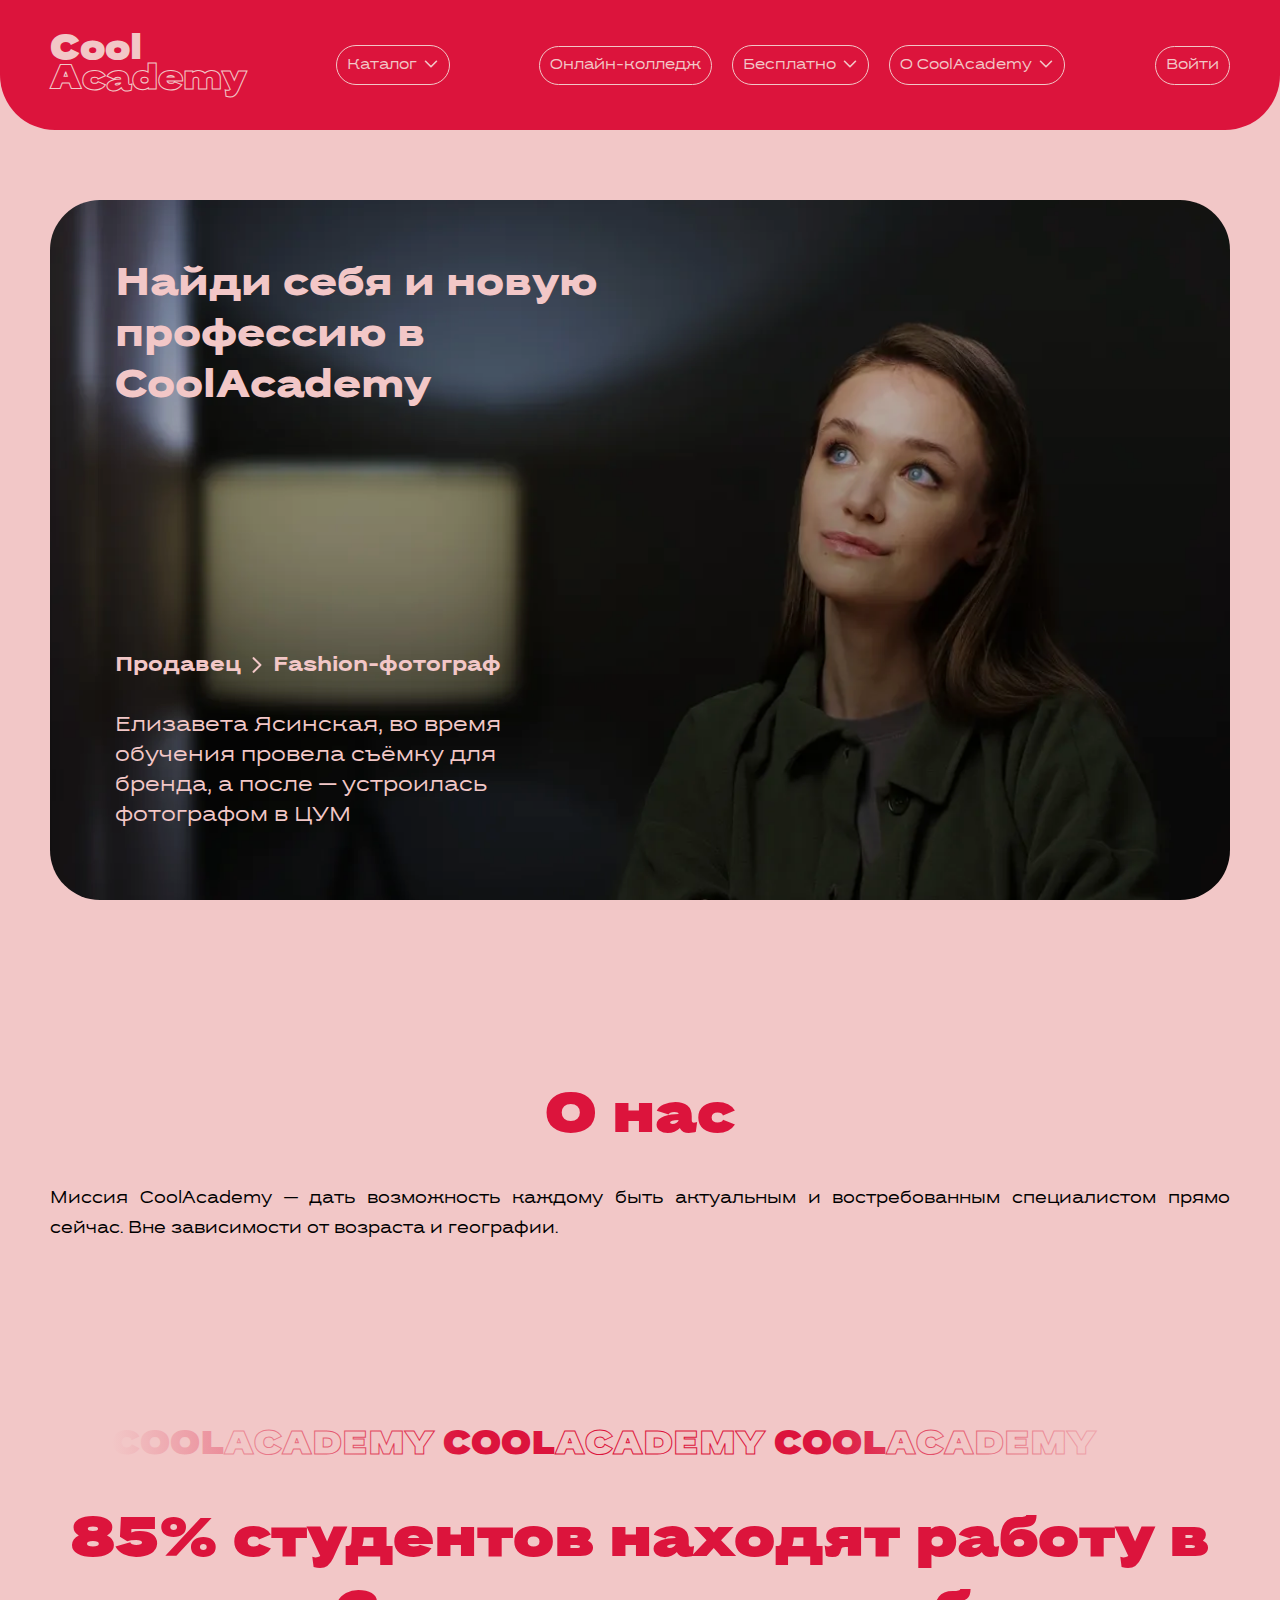
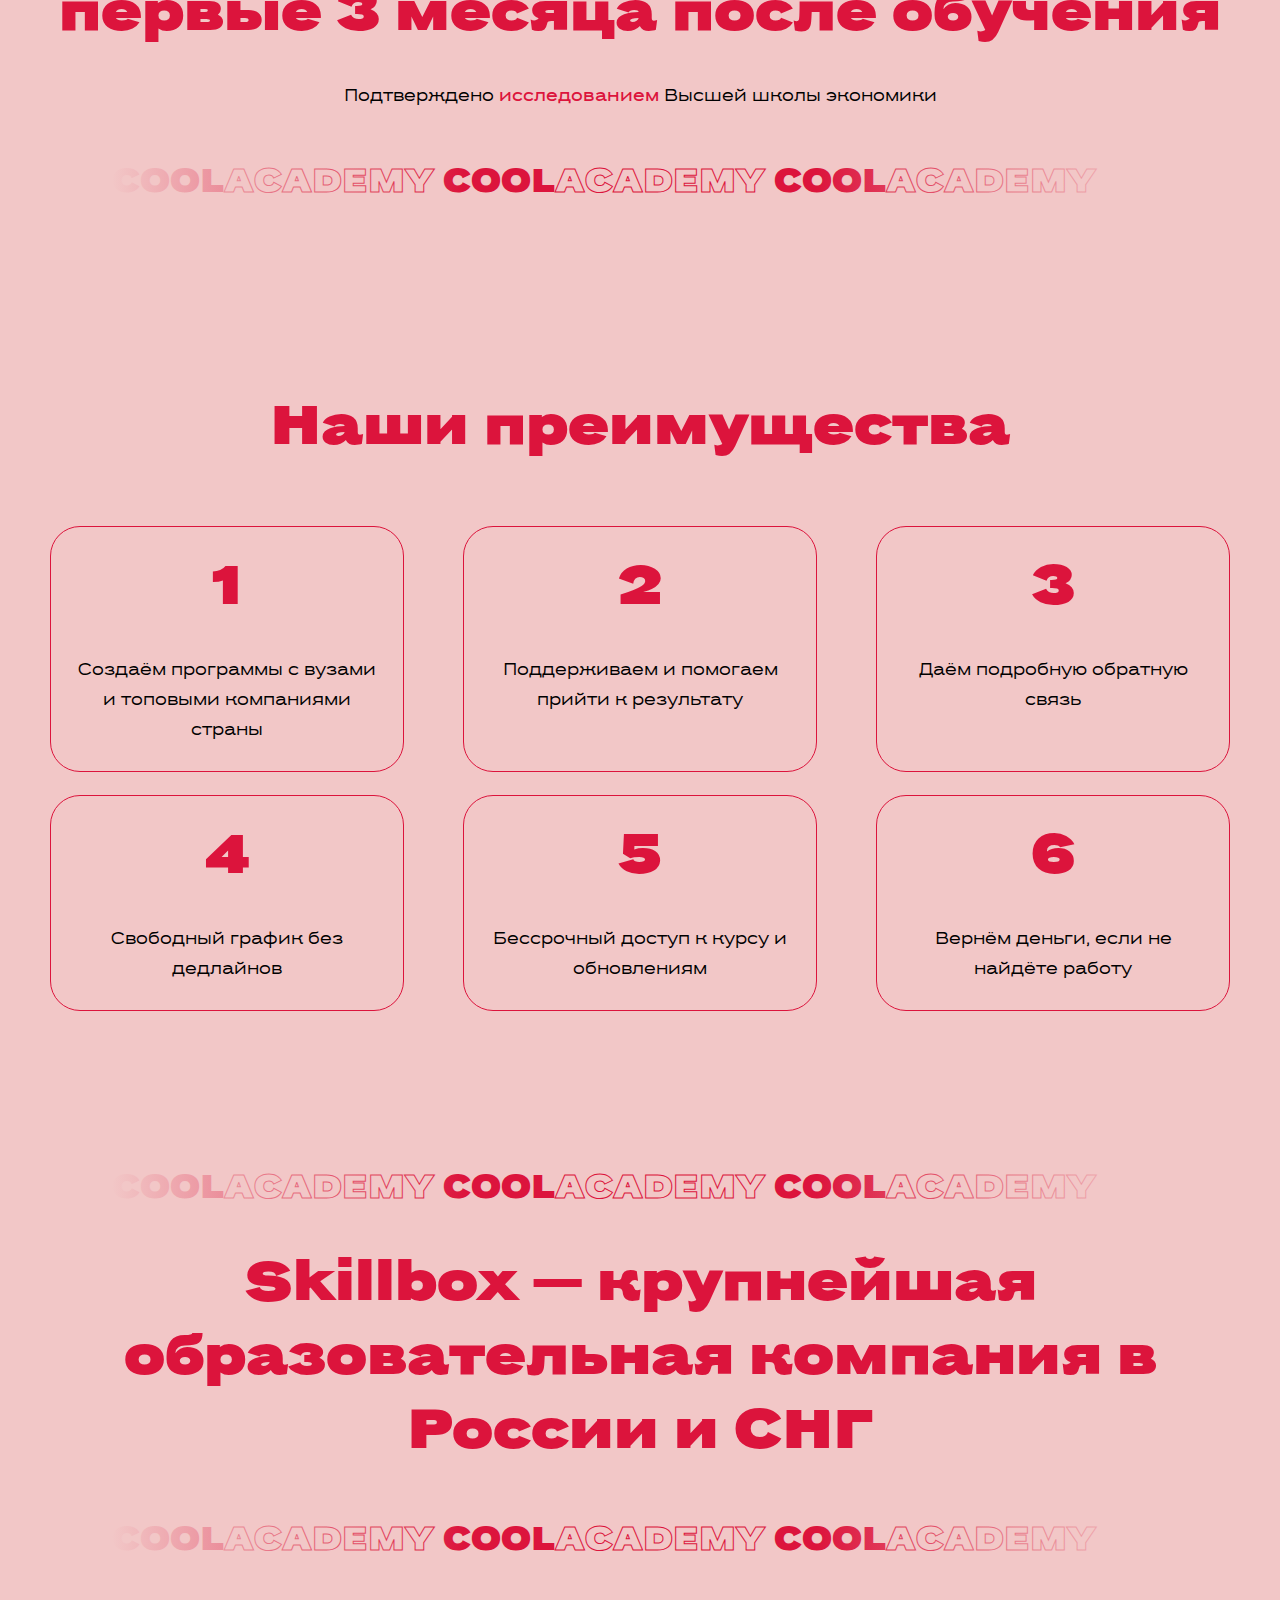
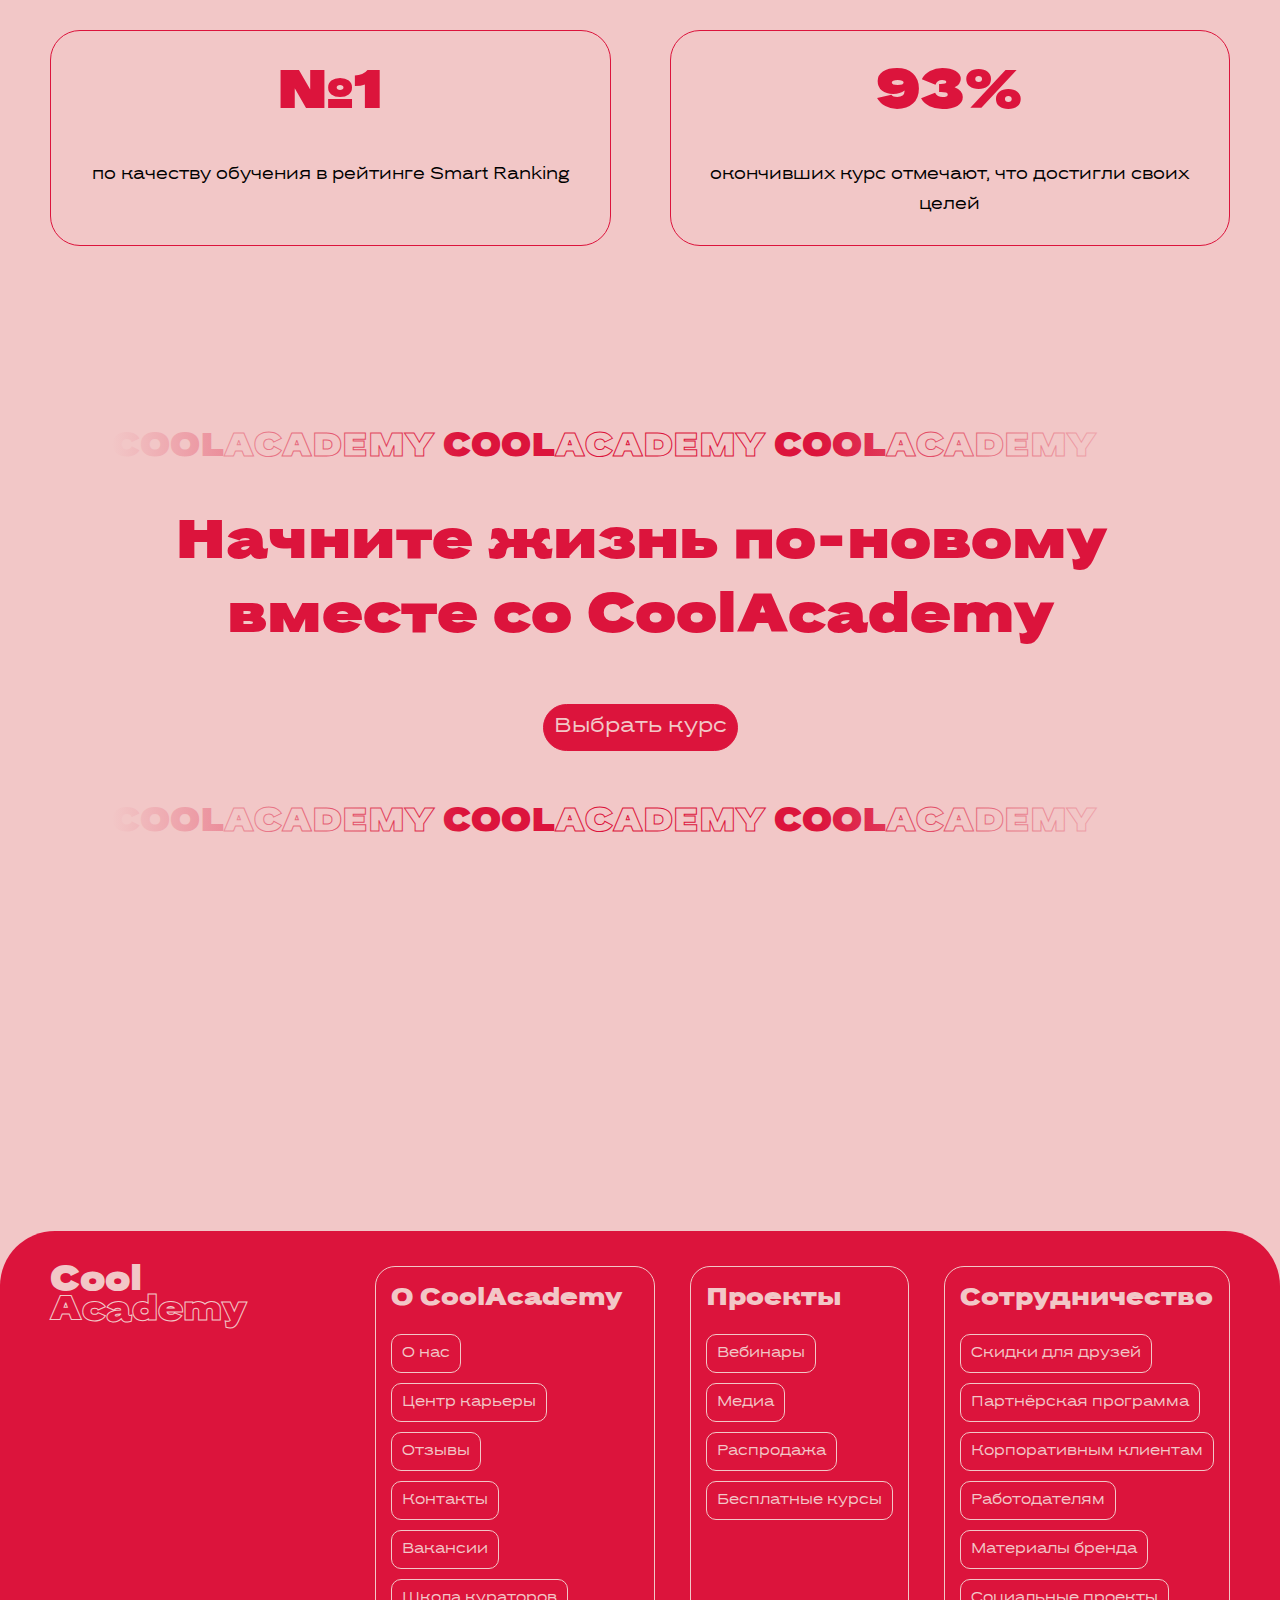
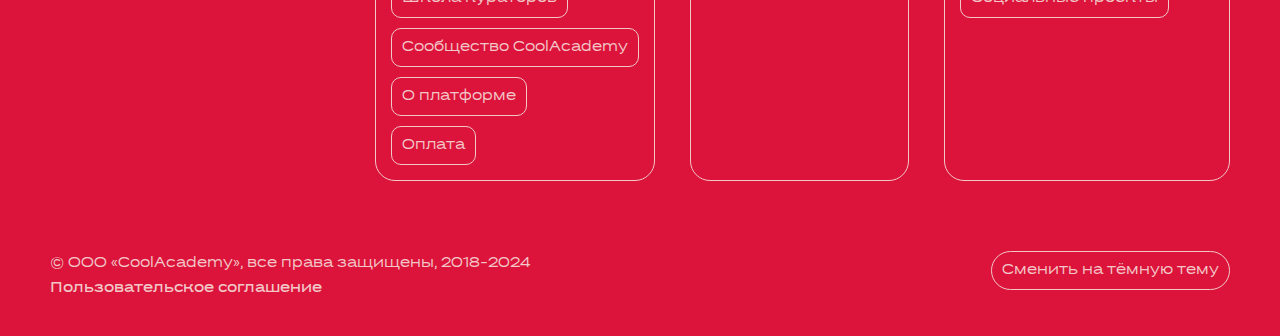
<file: index.html>
<!DOCTYPE html>
<html>
<head>
    <meta charset="UTF-8">
    <meta name="viewport" content="width=device-width, initial-scale=1.0">
    <?php
        mb_internal_encoding('UTF-8'); // кодировка кириллицы
        error_reporting(E_ALL); // вывод всех ошибок (не всегда работает, так как зависит от настроек сервера)
        ini_set("display_errors", 'on'); // вывод всех ошибок (точнее будет работать)
    ?>
    <title>CoolAcademy &ndash; образовательная платформа с онлайн-курсами</title>
    <link rel="stylesheet" href="style.css">
</head>
<body class="backrooms">
    <header class="header">
        <div class="h-content">
            <button class="logo-h" onclick="document.location='index.html'">
                Cool<br><span class="contur ultrablack">Academy</span>
            </button>
            <button class="btn-h cal" id="btn-cal">
                Каталог <!DOCTYPE svg PUBLIC "-//W3C//DTD SVG 1.1//EN" "http://www.w3.org/Graphics/SVG/1.1/DTD/svg11.dtd">
                        <svg xmlns="http://www.w3.org/2000/svg" xmlns:xlink="http://www.w3.org/1999/xlink" version="1.1" width="16" height="16" viewBox="-62.5 0 625 500" xml:space="preserve">
                            <defs>
                            </defs>
                            <g transform="matrix(42.6644681211 0 0 42.6644681211 249.3922289869 250)" id="w-fdky8zDgbaVxh9dGzfS">
                                <path style="stroke-width: 1.5; stroke-dasharray: none; stroke-linecap: round; stroke-dashoffset: 0; stroke-linejoin: round; stroke-miterlimit: 4; fill: none; fill-rule: nonzero; opacity: 1;" transform=" translate(-12, -12.5)" d="M 7 10 L 12 15 L 17 10" stroke-linecap="round" />
                            </g>
                        </svg>
            </button>
            <nav class="nav-menu">
                <ul class="menu">
                    <li class="menu-items">
                        <button class="btn-h">
                            Онлайн-колледж
                        </button>
                    </li>
                    <li class="menu-items">
                        <button class="btn-h">
                            Бесплатно <!DOCTYPE svg PUBLIC "-//W3C//DTD SVG 1.1//EN" "http://www.w3.org/Graphics/SVG/1.1/DTD/svg11.dtd">
                                    <svg xmlns="http://www.w3.org/2000/svg" xmlns:xlink="http://www.w3.org/1999/xlink" version="1.1" width="16" height="16" viewBox="-62.5 0 625 500" xml:space="preserve">
                                        <defs>
                                        </defs>
                                        <g transform="matrix(42.6644681211 0 0 42.6644681211 249.3922289869 250)" id="w-fdky8zDgbaVxh9dGzfS">
                                            <path style="stroke-width: 1.5; stroke-dasharray: none; stroke-linecap: round; stroke-dashoffset: 0; stroke-linejoin: round; stroke-miterlimit: 4; fill: none; fill-rule: nonzero; opacity: 1;" transform=" translate(-12, -12.5)" d="M 7 10 L 12 15 L 17 10" stroke-linecap="round" />
                                        </g>
                                    </svg>
                        </button>
                        <ul class="dropdownmenu">
                            <li class="submenu-items">
                                <button class="btn-h">
                                    Вебинары
                                </button>
                            </li>
                            <li class="submenu-items">
                                <button class="btn-h">
                                    Медиа
                                </button>
                            </li>
                            <li class="submenu-items">
                                <button class="btn-h">
                                    Профориентация
                                </button>
                            </li>
                        </ul>
                    </li>
                    <li class="menu-items">
                        <button class="btn-h">
                            О CoolAcademy <!DOCTYPE svg PUBLIC "-//W3C//DTD SVG 1.1//EN" "http://www.w3.org/Graphics/SVG/1.1/DTD/svg11.dtd">
                                    <svg xmlns="http://www.w3.org/2000/svg" xmlns:xlink="http://www.w3.org/1999/xlink" version="1.1" width="16" height="16" viewBox="-62.5 0 625 500" xml:space="preserve">
                                        <defs>
                                        </defs>
                                        <g transform="matrix(42.6644681211 0 0 42.6644681211 249.3922289869 250)" id="w-fdky8zDgbaVxh9dGzfS">
                                            <path style="stroke-width: 1.5; stroke-dasharray: none; stroke-linecap: round; stroke-dashoffset: 0; stroke-linejoin: round; stroke-miterlimit: 4; fill: none; fill-rule: nonzero; opacity: 1;" transform=" translate(-12, -12.5)" d="M 7 10 L 12 15 L 17 10" stroke-linecap="round" />
                                        </g>
                                    </svg>
                        </button>
                        <ul class="dropdownmenu">
                            <li class="submenu-items">
                                <button class="btn-h">
                                    О нас
                                </button>
                            </li>
                            <li class="submenu-items">
                                <button class="btn-h">
                                    Результаты
                                </button>
                            </li>
                            <li class="submenu-items">
                                <button class="btn-h">
                                    Отзывы
                                </button>
                            </li>
                            <li class="submenu-items">
                                <button class="btn-h">
                                    Контакты
                                </button>
                            </li>
                            <li class="submenu-items">
                                <button class="btn-h">
                                    Вакансии
                                </button>
                            </li>
                            <li class="submenu-items">
                                <button class="btn-h">
                                    О платформе
                                </button>
                            </li>
                            <hr class="submenu-hr">
                            <li class="submenu-items">
                                <button class="btn-h">
                                    Центр карьеры
                                </button>
                            </li>
                            <li class="submenu-items">
                                <button class="btn-h">
                                    Школа кураторов
                                </button>
                            </li>
                            <li class="submenu-items">
                                <button class="btn-h">
                                    Скидки для друзей
                                </button>
                            </li>
                            <li class="submenu-items">
                                <button class="btn-h">
                                    Сообщество CoolAcademy
                                </button>
                            </li>
                        </ul>
                    </li>
                </ul>
            </nav>
            <button class="btn-h" onclick="document.location='vhod_page.html'">
                Войти
            </button>
        </div>
        <div class="catalog">
            <nav class="catalog-nav-menu">
                <h2 class="h2-cal">Каталог направлений</h2>
                <ul class="cal-menu">
                    <li class="cal-items">
                        <button class="btn-h">
                            Программирование
                        </button>
                    </li>
                    <li class="cal-items">
                        <button class="btn-h">
                            Аналитика
                        </button>
                    </li>
                    <li class="cal-items">
                        <button class="btn-h">
                            Управление
                        </button>
                    </li>
                    <li class="cal-items">
                        <button class="btn-h">
                            Игры
                        </button>
                    </li>
                    <li class="cal-items">
                        <button class="btn-h">
                            Маркетплейсы
                        </button>
                    </li>
                    <li class="cal-items">
                        <button class="btn-h">
                            Психология
                        </button>
                    </li>
                    <li class="cal-items">
                        <button class="btn-h">
                            Английский язык
                        </button>
                    </li>
                    <li class="cal-items">
                        <button class="btn-h">
                            Дизайн
                        </button>
                    </li>
                    <li class="cal-items">
                        <button class="btn-h">
                            Маркетинг
                        </button>
                    </li>
                    <li class="cal-items">
                        <button class="btn-h">
                            Финансы
                        </button>
                    </li>
                    <li class="cal-items">
                        <button class="btn-h">
                            Кино и музыка
                        </button>
                    </li>
                    <li class="cal-items">
                        <button class="btn-h">
                            Инженерия
                        </button>
                    </li>
                    <li class="cal-items">
                        <button class="btn-h">
                            Здоровье
                        </button>
                    </li>
                    <li class="cal-items">
                        <button class="btn-h">
                            Все курсы
                        </button>
                    </li>
                </ul>
            </nav>
        </div>
        <div class="overlay" id="overlay"></div>
    </header>
    <div class="container">
        <main class="content">
            <div class="content1">
                <div class="block-picture">
                    <h1 class="h1-home">Hайди себя и новую профессию в CoolAcademy</h1>
                    <p class="desc-home"><span class="bold">
                        Продавец <svg xmlns="http://www.w3.org/2000/svg" xmlns:xlink="http://www.w3.org/1999/xlink" version="1.1" width="20" height="20" viewBox="-62.5 0 625 500" xml:space="preserve">
                                        <defs>
                                        </defs>
                                        <g transform="matrix(42.6644681211 0 0 42.6644681211 249.3922289869 250)" id="w-fdky8zDgbaVxh9dGzfS">
                                            <path style="stroke-width: 1.5; stroke-dasharray: none; stroke-linecap: round; stroke-dashoffset: 0; stroke-linejoin: round; stroke-miterlimit: 4; fill: none; fill-rule: nonzero; opacity: 1;" transform=" translate(-12, -12.5)" d="M 7 10 L 12 15 L 17 10" stroke-linecap="round" />
                                        </g>
                                    </svg>
                        Fashion-фотограф</span><br><br>Елизавета Ясинская, во время обучения провела съёмку для бренда, а после — устроилась фотографом в ЦУМ
                    </p>
                    <img class="img-home" src="img/liza-md-v2@1x.webp" alt="img-home">
                </div>
            </div>
            <div class="content2">
                <h1 class="h1-m">О нас</h1>
                <p class="m-desc">Миссия CoolAcademy — дать возможность каждому быть актуальным и востребованным специалистом прямо сейчас. Вне зависимости от возраста и географии.</p>
            </div>
            <div class="content2">
                <div class="marquee-text">
                    <div class="bg-mar"></div>
                    <div class="anim">
                        <h1 class="h1-marquee">COOL<span class="contur-m">ACADEMY</span> COOL<span class="contur-m">ACADEMY</span> COOL<span class="contur-m">ACADEMY</span></h1>
                        <h1 class="h1-marquee">COOL<span class="contur-m">ACADEMY</span> COOL<span class="contur-m">ACADEMY</span> COOL<span class="contur-m">ACADEMY</span></h1>
                    </div>
                </div>
                <h1 class="h1-m anim-text">85% студентов находят работу в первые 3 месяца после обучения</h1>
                <p class="m-desc center">Подтверждено <a href="#" class="m-link">исследованием</a> Высшей школы экономики</p>
                <div class="marquee-text">
                    <div class="bg-mar"></div>
                    <div class="anim">
                        <h1 class="h1-marquee">COOL<span class="contur-m">ACADEMY</span> COOL<span class="contur-m">ACADEMY</span> COOL<span class="contur-m">ACADEMY</span></h1>
                        <h1 class="h1-marquee">COOL<span class="contur-m">ACADEMY</span> COOL<span class="contur-m">ACADEMY</span> COOL<span class="contur-m">ACADEMY</span></h1>
                    </div>
                </div>
            </div>
            <div class="content2">
                <h1 class="h1-m">Наши преимущества</h1>
                <ul class="blocks">
                    <li class="block">
                        <h1 class="h1-m">1</h1>
                        <p class="m-desc center">Создаём программы с вузами и топовыми компаниями страны</p>
                    </li>
                    <li class="block">
                        <h1 class="h1-m">2</h1>
                        <p class="m-desc center">Поддерживаем и помогаем прийти к результату</p>
                    </li>
                    <li class="block">
                        <h1 class="h1-m">3</h1>
                        <p class="m-desc center">Даём подробную обратную связь</p>
                    </li>
                    <li class="block">
                        <h1 class="h1-m">4</h1>
                        <p class="m-desc center">Свободный график без дедлайнов</p>
                    </li>
                    <li class="block">
                        <h1 class="h1-m">5</h1>
                        <p class="m-desc center">Бессрочный доступ к курсу и обновлениям</p>
                    </li>
                    <li class="block">
                        <h1 class="h1-m">6</h1>
                        <p class="m-desc center">Вернём деньги, если не найдёте работу</p>
                    </li>
                </ul>
            </div>
            <div class="content2">
                <div class="marquee-text">
                    <div class="bg-mar"></div>
                    <div class="anim">
                        <h1 class="h1-marquee">COOL<span class="contur-m">ACADEMY</span> COOL<span class="contur-m">ACADEMY</span> COOL<span class="contur-m">ACADEMY</span></h1>
                        <h1 class="h1-marquee">COOL<span class="contur-m">ACADEMY</span> COOL<span class="contur-m">ACADEMY</span> COOL<span class="contur-m">ACADEMY</span></h1>
                    </div>
                </div>
                <h1 class="h1-m anim-text">Skillbox — крупнейшая образовательная компания в России и СНГ</h1>
                <div class="marquee-text">
                    <div class="bg-mar"></div>
                    <div class="anim">
                        <h1 class="h1-marquee">COOL<span class="contur-m">ACADEMY</span> COOL<span class="contur-m">ACADEMY</span> COOL<span class="contur-m">ACADEMY</span></h1>
                        <h1 class="h1-marquee">COOL<span class="contur-m">ACADEMY</span> COOL<span class="contur-m">ACADEMY</span> COOL<span class="contur-m">ACADEMY</span></h1>
                    </div>
                </div>
                <ul class="blocks">
                    <li class="block hover-block">
                        <h1 class="h1-m">№1</h1>
                        <p class="m-desc center">по качеству обучения в рейтинге Smart Ranking</p>
                        <div class="info-block">
                            <p class="m-desc block-desc">Рейтинг качества организации обучения EdTech-компаний в сегменте ДПО</p>
                        </div>
                    </li>
                    <li class="block hover-block">
                        <h1 class="h1-m">93%</h1>
                        <p class="m-desc center">окончивших курс отмечают, что достигли своих целей</p>
                        <div class="info-block">
                            <p class="m-desc block-desc">Подтверждено независимым <a href="#" class="m-link-block">исследованием</a> Высшей школы экономики (ВШЭ)</p>
                        </div>
                    </li>
                </ul>
            </div>
            <div class="content2">
                <div class="marquee-text">
                    <div class="bg-mar"></div>
                    <div class="anim">
                        <h1 class="h1-marquee">COOL<span class="contur-m">ACADEMY</span> COOL<span class="contur-m">ACADEMY</span> COOL<span class="contur-m">ACADEMY</span></h1>
                        <h1 class="h1-marquee">COOL<span class="contur-m">ACADEMY</span> COOL<span class="contur-m">ACADEMY</span> COOL<span class="contur-m">ACADEMY</span></h1>
                    </div>
                </div>
                <h1 class="h1-m anim-text">Начните жизнь по-новому вместе со CoolAcademy</h1>
                <button class="btn-m akcent-btn">Выбрать курс</button>
                <div class="marquee-text">
                    <div class="bg-mar"></div>
                    <div class="anim">
                        <h1 class="h1-marquee">COOL<span class="contur-m">ACADEMY</span> COOL<span class="contur-m">ACADEMY</span> COOL<span class="contur-m">ACADEMY</span></h1>
                        <h1 class="h1-marquee">COOL<span class="contur-m">ACADEMY</span> COOL<span class="contur-m">ACADEMY</span> COOL<span class="contur-m">ACADEMY</span></h1>
                    </div>
                </div>
            </div>
        </main>
    </div>
    <footer class="footer">
        <div class="f-content1">
            <button class="logo-f" onclick="document.location='index.html'">
                Cool<br><span class="contur ultrablack">Academy</span>
            </button>
            <div class="f-panel">
                <nav class="footer-nav-menu">
                    <h2 class="h2-f">О CoolAcademy</h2>
                    <ul class="f-menu">
                        <li class="f-menu-items">
                            <button class="btn-f">
                                О нас
                            </button>
                        </li>
                        <li class="f-menu-items">
                            <button class="btn-f">
                                Центр карьеры
                            </button>
                        </li>
                        <li class="f-menu-items">
                            <button class="btn-f">
                                Отзывы
                            </button>
                        </li>
                        <li class="f-menu-items">
                            <button class="btn-f">
                                Контакты
                            </button>
                        </li>
                        <li class="f-menu-items">
                            <button class="btn-f">
                                Вакансии
                            </button>
                        </li>
                        <li class="f-menu-items">
                            <button class="btn-f">
                                Школа кураторов
                            </button>
                        </li>
                        <li class="f-menu-items">
                            <button class="btn-f">
                                Сообщество CoolAcademy
                            </button>
                        </li>
                        <li class="f-menu-items">
                            <button class="btn-f">
                                О платформе
                            </button>
                        </li>
                        <li class="f-menu-items">
                            <button class="btn-f">
                                Оплата
                            </button>
                        </li>
                    </ul>
                </nav>
                <nav class="footer-nav-menu">
                    <h2 class="h2-f">Проекты</h2>
                    <ul class="f-menu">
                        <li class="f-menu-items">
                            <button class="btn-f">
                                Вебинары
                            </button>
                        </li>
                        <li class="f-menu-items">
                            <button class="btn-f">
                                Медиа
                            </button>
                        </li>
                        <li class="f-menu-items">
                            <button class="btn-f">
                                Распродажа
                            </button>
                        </li>
                        <li class="f-menu-items">
                            <button class="btn-f">
                                Бесплатные курсы
                            </button>
                        </li>
                    </ul>
                </nav>
                <nav class="footer-nav-menu">
                    <h2 class="h2-f">Сотрудничество</h2>
                    <ul class="f-menu">
                        <li class="f-menu-items">
                            <button class="btn-f">
                                Скидки для друзей
                            </button>
                        </li>
                        <li class="f-menu-items">
                            <button class="btn-f">
                                Партнёрская программа
                            </button>
                        </li>
                        <li class="f-menu-items">
                            <button class="btn-f">
                                Корпоративным клиентам
                            </button>
                        </li>
                        <li class="f-menu-items">
                            <button class="btn-f">
                                Работодателям
                            </button>
                        </li>
                        <li class="f-menu-items">
                            <button class="btn-f">
                                Материалы бренда
                            </button>
                        </li>
                        <li class="f-menu-items">
                            <button class="btn-f">
                                Социальные проекты
                            </button>
                        </li>
                    </ul>
                </nav>
            </div>
        </div>
        <div class="f-content2">
            <p class="f-desc">&copy; ООО &laquo;CoolAcademy&raquo;, все права защищены, 2018-2024<br><a href="#" class="f-link" download="Пользовательское соглашение.docx">Пользовательское соглашение</a></p>
            <button class="btn-f" id="theme-btn">
                Сменить на тёмную тему
            </button>
        </div>
    </footer>
    <script defer src="script.js"></script>
</body>
</html>
</file>
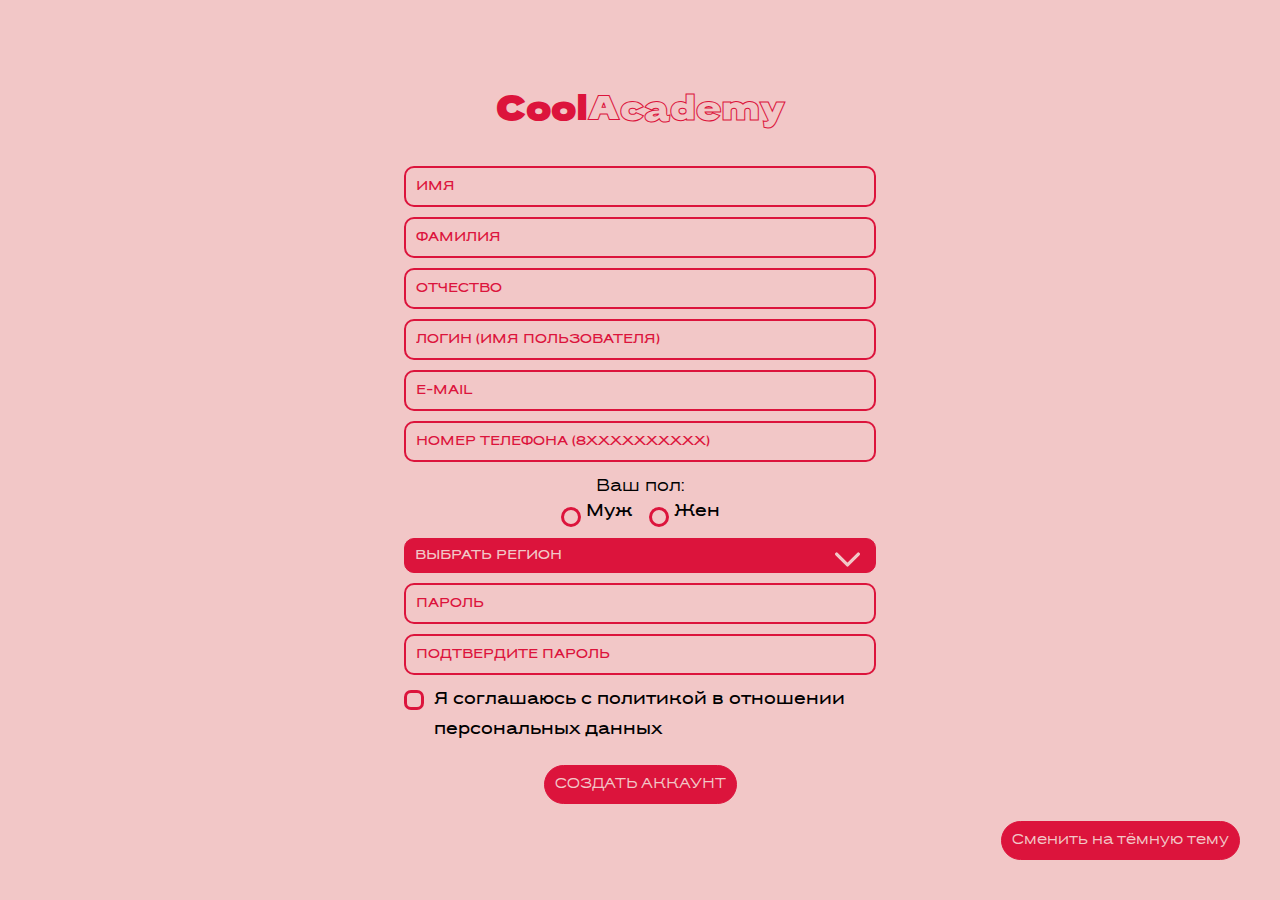
<file: reg_page.html>
<!DOCTYPE html>
<html>
<head>
    <meta charset="UTF-8">
    <meta name="viewport" content="width=device-width, initial-scale=1.0">
    <?php
        mb_internal_encoding('UTF-8'); // кодировка кириллицы
        error_reporting(E_ALL); // вывод всех ошибок (не всегда работает, так как зависит от настроек сервера)
        ini_set("display_errors", 'on'); // вывод всех ошибок (точнее будет работать)
        
        session_start();
    ?>
    <title>CoolAcademy &ndash; образовательная платформа с онлайн-курсами</title>
    <link rel="stylesheet" href="style.css">
</head>
<body class="backrooms">
    <div class="container">
        <div class="content-form">
            <form class="form" method="POST">
                <button class="logo-form center" onclick="document.location='index.html'">
                    Cool<span class="contur-m ultrablack">Academy</span>
                </button>
                <input class="first-name" name="first-name" type="text" placeholder="ИМЯ" autocomplete="off" required>
                <input class="last-name" name="last-name" type="text" placeholder="ФАМИЛИЯ" autocomplete="off" required>
                <input class="patronymic" name="patronymic" type="text" placeholder="ОТЧЕСТВО" autocomplete="off">
                <input class="login" name="login" type="text" placeholder="ЛОГИН (ИМЯ ПОЛЬЗОВАТЕЛЯ)" autocomplete="off" maxlength="10" required>
                <input class="e-mail" name="e-mail" type="email" placeholder="E-MAIL" autocomplete="off" required>
                <input class="tel" name="tel" type="tel" pattern="8[0-9]{10}" placeholder="НОМЕР ТЕЛЕФОНА (8XXXXXXXXXX)" autocomplete="off" required>
                <div class="gender-group">
                    <p class="m-desc center">Ваш пол:</p>
                    <label class="radio">
                        <input class="gender-male" name="gender" type="radio" value="male">&nbsp;Муж
                        <span></span>
                    </label>
                    <label class="radio">
                        <input class="gender-female" name="gender" type="radio" value="female">&nbsp;Жен
                        <span></span>
                    </label>
                </div>
                <select name="region">
                    <option hidden>ВЫБРАТЬ РЕГИОН</option>
                    <option value="Казань">КАЗАНЬ</option>
                    <option value="Челябинск">ЧЕЛЯБИНСК</option>
                    <option value="Санкт-Петербург">САНКТ-ПЕТЕРБУРГ</option>
                    <option value="Новосибирск">НОВОСИБИРСК</option>
                    <option value="Москва">МОСКВА</option>
                </select>
                <input class="password" name="password" type="text" placeholder="ПАРОЛЬ" autocomplete="off" required>
                <input class="password-check" name="password-check" type="text" placeholder="ПОДТВЕРДИТЕ ПАРОЛЬ" autocomplete="off" required>
                <div class="checkbox-group">
                    <label class="check">
                        <input class="real-checkbox" name="check" type="checkbox" value="Согласен на обработку данных"> Я соглашаюсь с политикой в отношении персональных данных
                        <span class="custom-checkbox"></span>
                    </label>
                </div>
                <button class="btn-m mar-submit" type="submit">СОЗДАТЬ АККАУНТ</button>
            </form>
        </div>
        <button class="btn-m form-themeBtn" id="theme-btn">
            Сменить на тёмную тему
        </button>
    </div>
    <script defer src="script.js"></script>
</body>
</html>
</file>
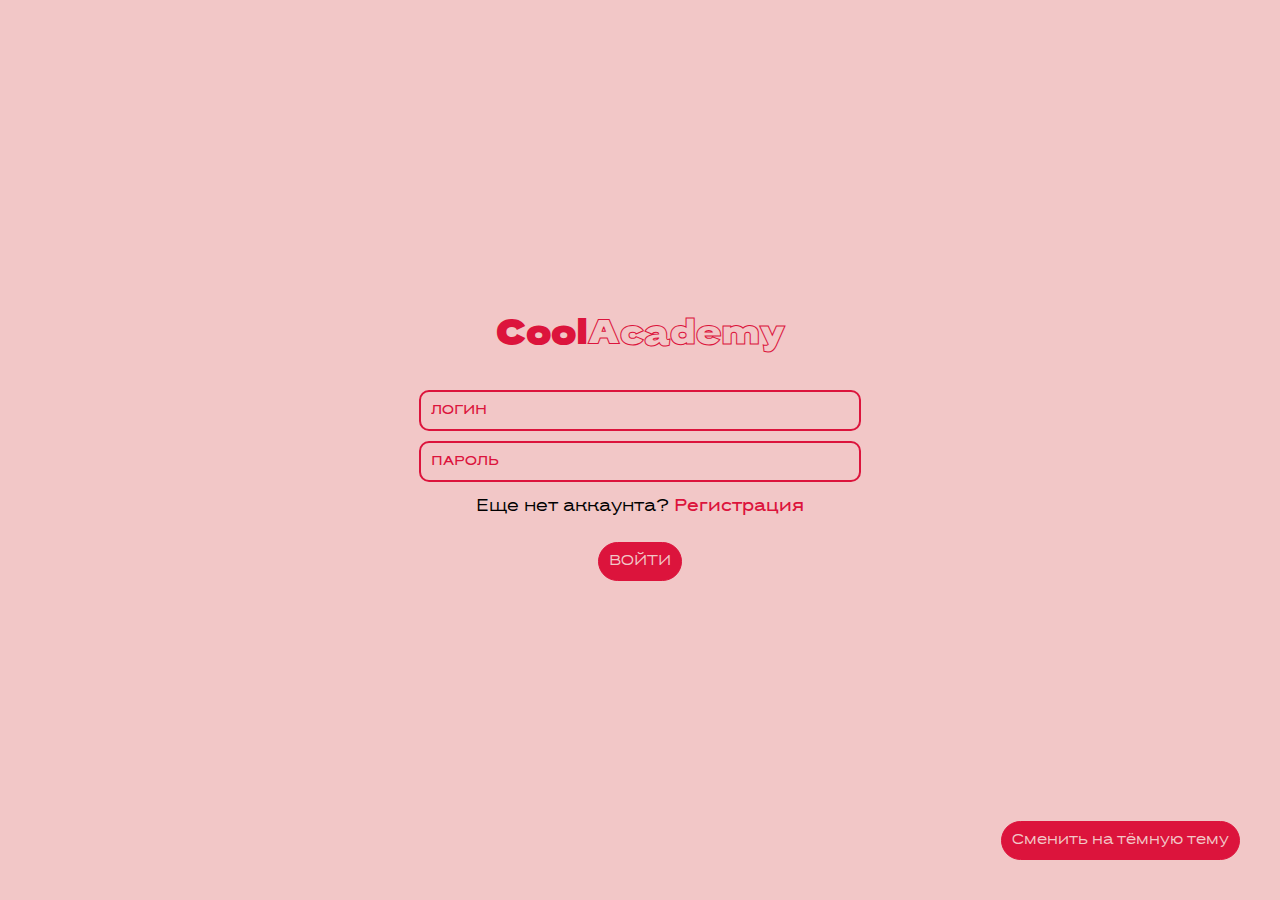
<file: vhod_page.html>
<!DOCTYPE html>
<html>
<head>
    <meta charset="UTF-8">
    <meta name="viewport" content="width=device-width, initial-scale=1.0">
    <?php
        mb_internal_encoding('UTF-8'); // кодировка кириллицы
        error_reporting(E_ALL); // вывод всех ошибок (не всегда работает, так как зависит от настроек сервера)
        ini_set("display_errors", 'on'); // вывод всех ошибок (точнее будет работать)
    ?>
    <title>CoolAcademy &ndash; образовательная платформа с онлайн-курсами</title>
    <link rel="stylesheet" href="style.css">
</head>
<body class="backrooms">
    <div class="container">
        <div class="content-form">
            <form class="form" method="POST">
                <button class="logo-form center" onclick="document.location='index.html'">
                    Cool<span class="contur-m ultrablack">Academy</span>
                </button>
                <input class="login vhod-width" name="login" type="text" placeholder="ЛОГИН" autocomplete="off" maxlength="10" required>
                <input class="password vhod-width" name="password" type="text" placeholder="ПАРОЛЬ" autocomplete="off" required>
                <p class="m-desc">Еще нет аккаунта? <a class="m-link" href="reg_page.html">Регистрация</a></p>
                <button class="btn-m mar-submit" type="submit">ВОЙТИ</button>
            </form>
        </div>
        <button class="btn-m form-themeBtn" id="theme-btn">
            Сменить на тёмную тему
        </button>
    </div>
    <script defer src="script.js"></script>
</body>
</html>
</file>
<file: style.css>
/* Подключение шрифта */
/* Начертание ExtraLight */
@font-face {
    font-family: 'RockStar';
    src: url("fonts/RockStar-ExtraLight.woff2") format("woff2");
    font-weight: 100;
    font-style: normal;
    font-display: swap;
}

@font-face {
    font-family: 'RockStar';
    src: url("fonts/RockStar-ExtraLightItalic.woff2") format("woff2");
    font-weight: 100;
    font-style: italic;
    font-display: swap;
}

/* Начертание Light */
@font-face {
    font-family: 'RockStar';
    src: url("fonts/RockStar-Light.woff2") format("woff2");
    font-weight: 200;
    font-style: normal;
    font-display: swap;
}

@font-face {
    font-family: 'RockStar';
    src: url("fonts/RockStar-LightItalic.woff2") format("woff2");
    font-weight: 200;
    font-style: italic;
    font-display: swap;
}

/* Начертание Regular */
@font-face {
    font-family: 'RockStar';
    src: url("fonts/RockStar-Regular.woff2") format("woff2");
    font-weight: 300;
    font-style: normal;
    font-display: swap;
}

@font-face {
    font-family: 'RockStar';
    src: url("fonts/RockStar-RegularItalic.woff2") format("woff2");
    font-weight: 300;
    font-style: italic;
    font-display: swap;
}

/* Начертание Medium */
@font-face {
    font-family: 'RockStar';
    src: url("fonts/RockStar-Medium.woff2") format("woff2");
    font-weight: 400;
    font-style: normal;
    font-display: swap;
}

@font-face {
    font-family: 'RockStar';
    src: url("fonts/RockStar-MediumItalic.woff2") format("woff2");
    font-weight: 400;
    font-style: italic;
    font-display: swap;
}

/* Начертание Semibold */
@font-face {
    font-family: 'RockStar';
    src: url("fonts/RockStar-SemiBold.woff2") format("woff2");
    font-weight: 500;
    font-style: normal;
    font-display: swap;
}

@font-face {
    font-family: 'RockStar';
    src: url("fonts/RockStar-SemiBoldItalic.woff2") format("woff2");
    font-weight: 500;
    font-style: italic;
    font-display: swap;
}

/* Начертание Bold */
@font-face {
    font-family: 'RockStar';
    src: url("fonts/RockStar-Bold.woff2") format("woff2");
    font-weight: 600;
    font-style: normal;
    font-display: swap;
}

@font-face {
    font-family: 'RockStar';
    src: url("fonts/RockStar-BoldItalic.woff2") format("woff2");
    font-weight: 600;
    font-style: italic;
    font-display: swap;
}

/* Начертание ExtraBold */
@font-face {
    font-family: 'RockStar';
    src: url("fonts/RockStar-ExtraBold.woff2") format("woff2");
    font-weight: 700;
    font-style: normal;
    font-display: swap;
}

@font-face {
    font-family: 'RockStar';
    src: url("fonts/RockStar-ExtraBoldItalic.woff2") format("woff2");
    font-weight: 700;
    font-style: italic;
    font-display: swap;
}

/* Начертание Black */
@font-face {
    font-family: 'RockStar';
    src: url("fonts/RockStar-Black.woff2") format("woff2");
    font-weight: 800;
    font-style: normal;
    font-display: swap;
}

@font-face {
    font-family: 'RockStar';
    src: url("fonts/RockStar-BlackItalic.woff2") format("woff2");
    font-weight: 800;
    font-style: italic;
    font-display: swap;
}

/* Начертание UltraBlack */
@font-face {
    font-family: 'RockStar';
    src: url("fonts/RockStar-UltraBlack.woff2") format("woff2");
    font-weight: 900;
    font-style: normal;
    font-display: swap;
}

@font-face {
    font-family: 'RockStar';
    src: url("fonts/RockStar-UltraBlackItalic.woff2") format("woff2");
    font-weight: 900;
    font-style: italic;
    font-display: swap;
}




/* Для темы (светлая/тёмная) */
/* Тёмная */
:root {
    --bg-header_and_footer: #61081a;
    --body-bg: #ae7878;
    --text-color: #ae7878;
    --text-color-hover_and_active: #61081a;
    --svg-color: #ae7878;
    --svg-color-hover_and_active: #61081a;
    --contur-menu: #ae7878;
    --btn-color: #ae7878;
    --shadow-btn: 0px 1px 12px #ae7878a7;
    --shadow-btn-m: 0px 1px 12px #61081aa5;
    --filter-brightness: 60%;
    --marquee-text: #61081a;
    --bg-input: #ac6f7d;
    --user-invalid: #9b626f;
    --icon-checkbox: url(img/Check_black.svg) no-repeat;
    --icon-down-arrow-select: url(img/Down_arrow_select_black.svg) no-repeat;
}

/* Светлая */
.backrooms {
    --bg-header_and_footer: #DC143C;
    --body-bg: #f2c7c7;
    --text-color: #f2c7c7;
    --text-color-hover_and_active: #DC143C;
    --svg-color: #f2c7c7;
    --svg-color-hover_and_active: #DC143C;
    --contur-menu: #f2c7c7;
    --btn-color: #f2c7c7;
    --shadow-btn: 0px 1px 12px #f2c7c7ac;
    --shadow-btn-m: 0px 1px 12px #dc143ca2;
    --filter-brightness: 90%;
    --marquee-text: #DC143C;
    --bg-input: #f7b9c5;
    --user-invalid: #ecaab8;
    --icon-checkbox: url(img/Check_light.svg) no-repeat;
    --icon-down-arrow-select: url(img/Down_arrow_select_light.svg) no-repeat;
}




/* Для всего сайта */
* {
    margin: 0;
    padding: 0;
    box-sizing: border-box;
    font-family: 'RockStar', sans-serif;
}

html, body {
    height: 100%;
    scroll-behavior: smooth;
}

html::-webkit-scrollbar {
    display: none;
}

body {
    background-color: var(--body-bg);
    transition: .2s;
}

.close-scroll {
    overflow: hidden;
}

.container {
    max-width: 1250px;
    margin: 0 auto;
    padding: 0 35px;
    position: relative;
    min-height: 100%;
    flex-wrap: wrap;
}

.header {
    background-color: var(--bg-header_and_footer);
    width: 100%;
    max-height: 100%;
    border-radius: 0 0 55px 55px;
    transition: .2s;
}

.h-content {
    max-width: 1250px;
    margin: 0 auto;
    padding: 35px 35px;
    display: flex;
    justify-content: space-between;
    align-items: center;
}

.logo-h {
    border: none;
    background-color: transparent;
    font-size: 34px;
    color: var(--text-color);
    font-weight: 900;
    text-align: left;
    line-height: 30px;
    outline: none;
    -webkit-tap-highlight-color: transparent;
    cursor: pointer;
    transition: .2s;
}

.contur {
    background-color: transparent;
    -webkit-text-fill-color: transparent;
    -webkit-text-stroke-color: var(--text-color);
    -webkit-text-stroke-width: 1px; 
    transition: .2s;
}

.ultrablack {
    font-weight: 900;
}

.bold {
    font-weight: 600;
}

.btn-h {
    border: none;
    background-color: transparent;
    color: var(--text-color);
    border: 1px solid var(--btn-color);
    font-weight: 300;
    font-size: 13.5px;
    padding: 10px;
    border-radius: 20px;
    outline: none;
    -webkit-tap-highlight-color: transparent;
    cursor: pointer;
    transition: .2s;
}

.cal {
    z-index: 4;
}

.btn-h svg {
    stroke: var(--svg-color);
    margin-left: 2px;
    margin-bottom: -3px;
    transition: .2s;
}

@media (hover:hover) {
    .btn-h:hover {
        color: var(--text-color-hover_and_active);
        background-color: var(--btn-color);
        box-shadow: var(--shadow-btn);
    }
}

@media (hover:hover) {
    .btn-h:hover svg {
        stroke: var(--svg-color-hover_and_active);
    }
}

.btn-h:active {
    color: var(--text-color-hover_and_active);
    background-color: var(--btn-color);
    box-shadow: var(--shadow-btn);
    transform: scale(1.05);
}

.btn-h:active svg {
    stroke: var(--svg-color-hover_and_active);
}

.header.open-cal .cal {
    color: var(--text-color-hover_and_active);
    background-color: var(--btn-color);
    box-shadow: var(--shadow-btn);
}

.header.open-cal .cal svg {
    stroke: var(--svg-color-hover_and_active);
    transform: translateY(0) rotate(180deg);
}

.menu {
    display: flex;
    align-items: center;
    list-style: none;
}

.menu-items:not(:last-child) {
    margin-right: 20px;
}

.dropdownmenu {
    opacity: 0;
    visibility: hidden;
    list-style: none;
    position: absolute;
    top: 80px;
    z-index: 1;
    background-color: var(--bg-header_and_footer);
    box-shadow: 0px 1px 12px rgba(0, 0, 0, 0.333);
    padding: 10px;
    border-radius: 20px;
    transition: .2s;
}

.menu-items:focus-within ul.dropdownmenu {
    opacity: initial;
    visibility: initial;
    top: 95px;
}

.menu-items:focus-within:nth-child(2) .btn-h {
    color: var(--svg-color-hover_and_active);
    background-color: var(--btn-color);
    box-shadow: var(--shadow-btn);
}

.menu-items:focus-within:nth-child(3) .btn-h {
    color: var(--svg-color-hover_and_active);
    background-color: var(--btn-color);
    box-shadow: var(--shadow-btn);
}

.menu-items:focus-within .btn-h svg {
    stroke: var(--svg-color-hover_and_active);
    transform: translateY(0) rotate(180deg);
}

.submenu-items:not(:last-child) {
    margin-bottom: 10px;
}

.submenu-items .btn-h {
    text-align: left;
    width: 100%;
    color: var(--text-color) !important;
    background-color: transparent !important;
    border-radius: 10px !important;
    box-shadow: none !important;
}

@media (hover:hover) {
    .submenu-items:hover .btn-h {
        color: var(--text-color-hover_and_active) !important;
        background-color: var(--btn-color) !important;
        box-shadow: var(--shadow-btn) !important;
    }
}

.submenu-hr {
    margin-bottom: 20px;
    margin-top: 20px;
    background-color: var(--svg-color);
    border: 1px solid var(--svg-color);
    border-radius: 20px;
}

.catalog {
    opacity: 0;
    visibility: hidden;
    position: absolute;
    display: block;
    z-index: 4;
    margin: 0 auto;
    left: 0;
    right: 0;
    top: 135px;
    max-width: 50%;
    background-color: var(--bg-header_and_footer);
    box-shadow: var(--shadow-btn-m);
    padding: 25px;
    border-radius: 55px;
    transition: .2s;
}

.header.open-cal .catalog {
    top: 150px;
    visibility: initial;
    opacity: initial;
}

.h2-cal {
    font-size: 24px;
    margin-bottom: 20px;
    font-weight: 800;
    text-align: center;
    color: var(--text-color);
    transition: .2s;
}

.cal-menu {
    margin-top: 30px;
    list-style: none;
    text-align: center;
    display: grid;
    grid-template-columns: repeat(auto-fit, minmax(300px, 1fr));
}

.cal-items:not(:last-child) {
    margin-bottom: 10px;
}

.cal-items .btn-h {
    width: 80%;
    border-radius: 10px !important;
}

.cal-items:last-child .btn-h {
    border-radius: 10px !important;
    color: var(--text-color-hover_and_active) !important;
    background-color: var(--btn-color) !important;
}

@media (hover:hover) {
    .cal-items:hover:last-child .btn-h {
        background-color: transparent !important;
        color: var(--text-color) !important;
        border: 1px solid var(--btn-color) !important;
    }
}

.overlay {
    visibility: hidden;
    opacity: 0;
    position: fixed;
    top: 0;
    background-color: black;
    min-width: 100%;
    min-height: 100%;
    z-index: 3;
    transition: .2s;
}

.header.open-overlay .overlay {
    visibility: initial;
    opacity: .5;
}

.content {
    padding-bottom: 200px;
}

.content1 {
    margin-top: 70px;
    margin-bottom: 180px;
}

.content2 {
    margin-top: 180px;
    margin-bottom: 180px;
}

.content-form {
    display: flex;
    justify-content: center;
    align-items: center;
    min-height: 100vh;
}

.h1-home {
    position: absolute;
    font-size: 38px;
    width: 535px;
    top: 60px;
    left: 100px;
    color: var(--text-color);
    z-index: 1;
    transition: .2s;
}

.desc-home {
    position: absolute;
    font-size: 20px;
    width: 460px;
    line-height: 30px;
    top: 451px;
    left: 100px;
    font-weight: 300;
    color: var(--text-color);
    z-index: 1;
    transition: .2s;
}

.desc-home svg {
    margin-bottom: -3.5px;
    stroke: var(--svg-color);
    transform: rotate(-90deg);
    transition: .2s;
}

.block-picture {
    overflow: hidden;
    height: 700px;
    border-radius: 50px;
}

.img-home {
    object-fit: cover;
    filter: brightness(var(--filter-brightness));
    width: 160%;
    object-position: -350px 0px;
    transition: .2s;
}

.h1-m {
    font-size: 55px;
    font-weight: 900;
    text-align: center;
    margin-bottom: 30px;
    color: var(--text-color-hover_and_active);
    transition: .2s;
}

.m-desc {
    font-size: 16px;
    font-weight: 300;
    text-align: justify;
    line-height: 30px;
    color: black;
    transition: .2s;
}

.center {
    text-align: center !important;
}

.m-link {
    text-decoration: none;
    color: var(--text-color-hover_and_active);
    font-weight: 400;
    border-bottom: 0px solid var(--svg-color-hover_and_active);
    transition: .2s;
}

@media (hover:hover) {
    .m-link:hover {
        border-bottom: 5px solid var(--svg-color-hover_and_active);
    }
}

.m-link:active {
    border-bottom: 10px solid var(--svg-color-hover_and_active);
}

.contur-m {
    background-color: transparent;
    -webkit-text-fill-color: transparent;
    -webkit-text-stroke-color: var(--marquee-text);
    -webkit-text-stroke-width: 1px; 
    transition: .2s;
}

.anim-text {
    animation: anim-text 2s ease infinite;
}

@keyframes anim-text {
    0%, 100% {
        transform: translateY(0) rotate(2deg);
    }
    50% {
        transform: translateY(0) rotate(-2deg);
    }
}

.h1-marquee {
    font-weight: 900;
    margin-bottom: 30px;
    color: var(--text-color-hover_and_active);
    transition: .2s;
}

.bg-mar {
    background: linear-gradient(90deg, var(--body-bg), rgba(255, 255, 255, 0), rgba(255, 255, 255, 0), var(--body-bg));
    position: absolute;
    width: 100%;
    height: 50px;
    z-index: 2;
}

.marquee-text {
    margin: 0 auto;
    margin-top: 50px;
    margin-bottom: 30px;
    max-width: 89.5%;
    height: 50px;
    position: relative;
    overflow: hidden;
}

.marquee-text .anim {
    display: flex;
    width: 200%;
    animation: marquee-text 5s linear infinite;
}

.marquee-text .h1-marquee {
    white-space: nowrap;
    width: 100%;
}

@keyframes marquee-text {
    0% {
        transform: translateX(0%);
    }
    100% {
        transform: translateX(-50%);
    }
}

.blocks {
    margin-top: 60px;
    list-style: none;
    display: grid;
    gap: 5%;
    grid-template-columns: repeat(auto-fit, minmax(300px, 1fr));
}

.block {
    border: 1px solid var(--svg-color-hover_and_active);
    height: 100%;
    padding: 25px;
    border-radius: 30px;
    position: relative;
}

.m-link-block {
    text-decoration: none;
    color: var(--text-color);
    font-weight: 400;
    border-bottom: 0px solid var(--svg-color);
    transition: .2s;
}

@media (hover:hover) {
    .m-link-block:hover {
        border-bottom: 5px solid var(--svg-color);
    }
}

.m-link-block:active {
    border-bottom: 10px solid var(--svg-color);
}

.block-desc {
    width: 100%;
    color: var(--text-color);
    text-align: left;
    transition: .2s;
}

.info-block {
    opacity: 0;
    visibility: hidden;
    background-color: var(--bg-header_and_footer);
    box-shadow: var(--shadow-btn-m);
    position: absolute;
    left: 0;
    top: 0;
    padding: 25px;
    height: 100%;
    border-radius: 30px;
    transition: .2s;
}

@media (hover:hover) {
    .hover-block:hover div.info-block {
        opacity: initial;
        visibility: initial;
    }
}

.btn-m {
    border: none;
    background-color: var(--text-color-hover_and_active);
    color: var(--text-color);
    border: 1px solid var(--text-color-hover_and_active);
    font-weight: 300;
    font-size: 13.5px;
    padding: 10px;
    border-radius: 30px;
    outline: none;
    -webkit-tap-highlight-color: transparent;
    cursor: pointer;
    transition: .2s;
}

@media (hover:hover) {
    .btn-m:hover {
        color: var(--text-color-hover_and_active);
        background-color: var(--btn-color);
        box-shadow: var(--shadow-btn-m);
    }
}

.btn-m:active {
    color: var(--text-color-hover_and_active);
    background-color: var(--btn-color);
    box-shadow: var(--shadow-btn-m);
    transform: scale(1.05);
}

.akcent-btn {
    display: block;
    margin: 0 auto;
    margin-top: 50px;
    font-size: 20px;
}

.form {
    display: flex;
    align-items: center;
    flex-direction: column;
}

.logo-form {
    border: none;
    background-color: transparent;
    font-size: 34px;
    color: var(--text-color-hover_and_active);
    font-weight: 900;
    text-align: left;
    line-height: 30px;
    margin-bottom: 40px;
    outline: none;
    -webkit-tap-highlight-color: transparent;
    cursor: pointer;
    transition: .2s;
}

.form input[type='text'],
.form input[type='email'],
.form input[type='tel'] {
    background-color: transparent;
    padding: 10px;
    border: 2px solid var(--svg-color-hover_and_active);
    border-radius: 10px;
}

.form select {
    background-color: transparent;
    padding: 10px;
    margin-bottom: 10px;
    width: 70%;
    border: 1px solid var(--bg-header_and_footer);
    background-color: var(--bg-header_and_footer) !important;
    color: var(--text-color);
    border-radius: 10px;
    appearance: none;
    background: var(--icon-down-arrow-select);
    background-size: 25px;
    background-position: 430px 8px;
    transition: .2s;
}

@media (hover:hover) {
    .form select:hover {
        box-shadow: var(--shadow-btn-m);
    }
}

.vhod-width {
    width: 135% !important;
}

.form select::-ms-expand {
    display: none;
}

.form input {
    color: var(--text-color-hover_and_active);
    margin-bottom: 10px;
    width: 70%;
    transition: .2s;
}

@media (hover:hover) {
    .form input:hover {
        background-color: var(--bg-input);
        box-shadow: var(--shadow-btn-m);
    }
}

.form input::placeholder {
    color: var(--text-color-hover_and_active);
    transition: .2s;
}

.form input:focus,
.form select:focus {
    outline: 0;
    outline-offset: 0;
    background-color: var(--bg-input);
    box-shadow: var(--shadow-btn-m);
}

.form input:user-invalid {
    background-color: var(--user-invalid);
    box-shadow: var(--shadow-btn-m);
}

.gender-group {
    margin-bottom: 15px;
}

.radio {
    font-size: 16px;
    font-weight: 400;
    text-transform: capitalize;
    display: inline-block;
    vertical-align: middle;
    /* line-height: 30px; */
    /* color: black; */
    position: relative;
    padding-left: 20px;
    cursor: pointer;
}

.radio + .radio {
    margin-left: 12px;
}

.radio input[type="radio"] {
    display: none;
}

.radio span {
    width: 20px;
    height: 20px;
    border-radius: 50%;
    display: block;
    border: 3px solid var(--svg-color-hover_and_active);
    position: absolute;
    left: 0;
    top: 5.5px;
    transition: .2s;
}

@media (hover:hover) {
    .radio:hover span {
        box-shadow: var(--shadow-btn-m);
    }
}

.radio span:after {
    content: "";
    opacity: 0;
    width: 10px;
    height: 10px;
    border-radius: 50%;
    display: block;
    background-color: var(--svg-color-hover_and_active);
    position: absolute;
    left: 50%;
    top: 50%;
    transform: translate(-50%, -50%) scale(.5);
    transition: .2s;
}

.radio input[type="radio"]:checked ~ span:after {
    opacity: initial;
    transform: translate(-50%, -50%) scale(1);
}

.checkbox-group {
    width: 70%;
}

.check {
    font-size: 16px;
    font-weight: 400;
    display: inline-block;
    vertical-align: sub;
    line-height: 30px;
    color: black;
    position: relative;
    padding-left: 30px;
}

@media (hover:hover) {
    .check:hover .custom-checkbox {
        box-shadow: var(--shadow-btn-m);
    }
}

.real-checkbox {
    display: none;
}

.custom-checkbox {
    width: 20px;
    height: 20px;
    border-radius: 7px;
    display: block;
    border: 3px solid var(--svg-color-hover_and_active);
    position: absolute;
    left: 0;
    top: 4.5px;
    transition: .2s;
}

.custom-checkbox:after {
    content: "";
    opacity: 0;
    width: 20px;
    height: 20px;
    border-radius: 7px;
    display: block;
    background-color: var(--svg-color-hover_and_active);
    position: absolute;
    left: 50%;
    top: 50%;
    transform: translate(-50%, -50%);
    transition: .2s;
}

.custom-checkbox:before {
    content: "";
    opacity: 0;
    width: 12px;
    height: 12px;
    background: var(--icon-checkbox);
    background-size: contain;
    display: block;
    position: absolute;
    z-index: 1;
    left: 50%;
    top: 50%;
    transform: translate(-50%, -50%) scale(.5);
    transition: .2s;
}

.real-checkbox:checked ~ .custom-checkbox:before {
    opacity: 1;
    transform: translate(-50%, -50%) scale(1);
}

.real-checkbox:checked ~ .custom-checkbox:after {
    opacity: 1;
}

.mar-submit {
    margin-top: 20px;
}

.form-themeBtn {
    position: fixed;
    bottom: 0;
    right: 0;
    margin-right: 40px;
    margin-bottom: 40px;
}

.footer {
    background-color: var(--bg-header_and_footer);
    width: 100%;
    max-height: 100%;
    border-radius: 55px 55px 0 0;
    transition: .2s;
}

.logo-f {
    border: none;
    text-align: left;
    background-color: transparent;
    font-size: 34px;
    line-height: 30px;
    color: var(--text-color);
    font-weight: 900;
    outline: none;
    -webkit-tap-highlight-color: transparent;
    cursor: pointer;
    transition: .2s;
}

.f-content1 {
    max-width: 1250px;
    margin: 0 auto;
    padding: 35px 35px;
    display: flex;
    justify-content: space-between;
    align-items: flex-start;
}

.f-content2 {
    max-width: 1250px;
    margin: 0 auto;
    padding: 35px 35px;
    display: flex;
    justify-content: space-between;
    align-items: flex-start;
}

.f-panel {
    display: flex;
    justify-content: space-between;
}

.footer-nav-menu {
    border: 1px solid var(--contur-menu);
    padding: 15px 15px;
    border-radius: 20px;
    transition: .2s;
}

.footer-nav-menu:not(:last-child) {
    margin-right: 35px;
}

.h2-f {
    font-size: 24px;
    margin-bottom: 20px;
    font-weight: 800;
    color: var(--text-color);
    transition: .2s;
}

.f-menu {
    list-style: none;
}

.f-menu-items:not(:last-child) {
    margin-bottom: 10px;
}

.f-menu-items .btn-f {
    border-radius: 10px;
}

.btn-f {
    border: none;
    background-color: transparent;
    color: var(--text-color);
    font-weight: 300;
    font-size: 13.5px;
    padding: 10px;
    border: 1px solid var(--btn-color);
    border-radius: 20px;
    outline: none;
    -webkit-tap-highlight-color: transparent;
    cursor: pointer;
    transition: .2s;
}

@media (hover:hover) {
    .btn-f:hover {
        background-color: var(--btn-color);
        box-shadow: var(--shadow-btn);
        color: var(--text-color-hover_and_active);
    }
}

.btn-f:active {
    background-color: var(--btn-color);
    box-shadow: var(--shadow-btn);
    transform: scale(1.05);
}

.f-desc {
    font-size: 13.5px;
    font-weight: 300;
    line-height: 25px;
    color: var(--text-color);
    transition: .2s;
}

.f-link {
    text-decoration: none;
    color: var(--text-color);
    font-weight: 400;
    border-bottom: 0px solid var(--svg-color);
    transition: .2s;
}

@media (hover:hover) {
    .f-link:hover {
        border-bottom: 5px solid var(--svg-color);
    }
}

.f-link:active {
    border-bottom: 10px solid var(--svg-color);
}
</file>
